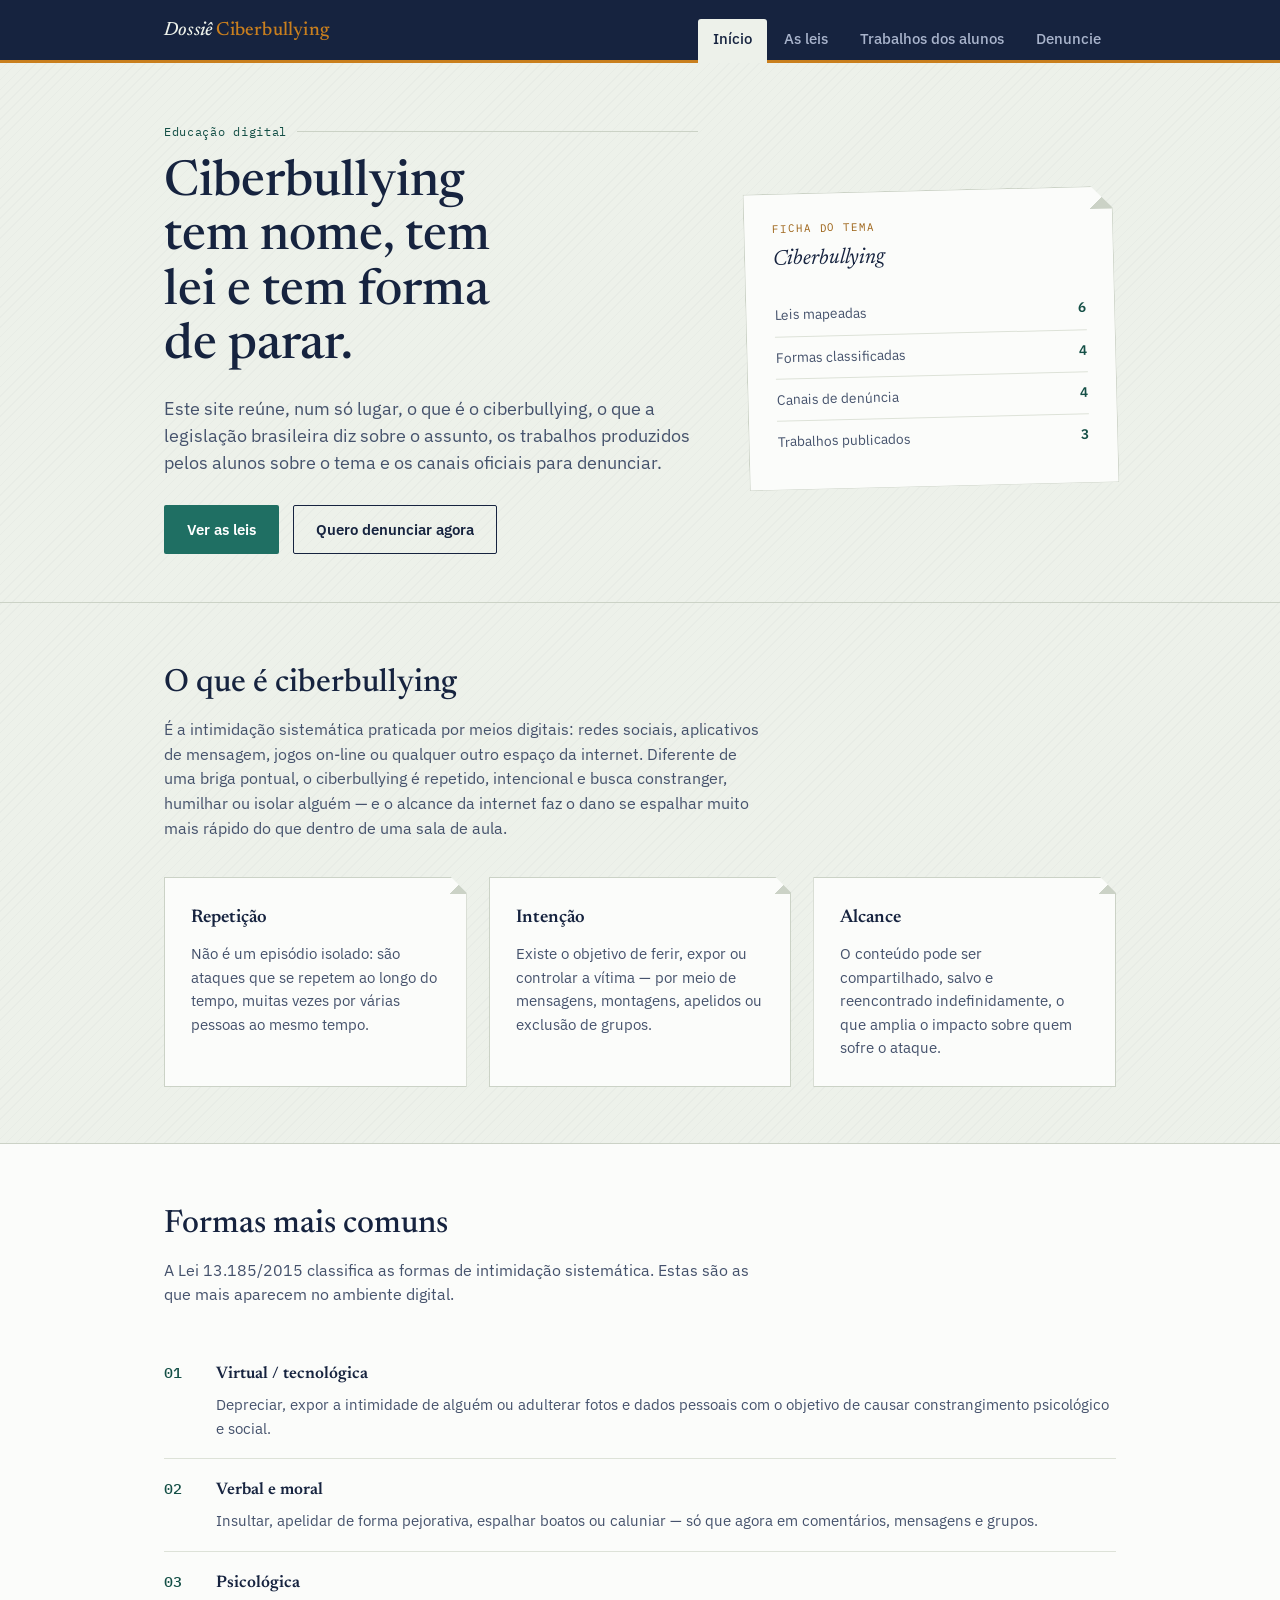
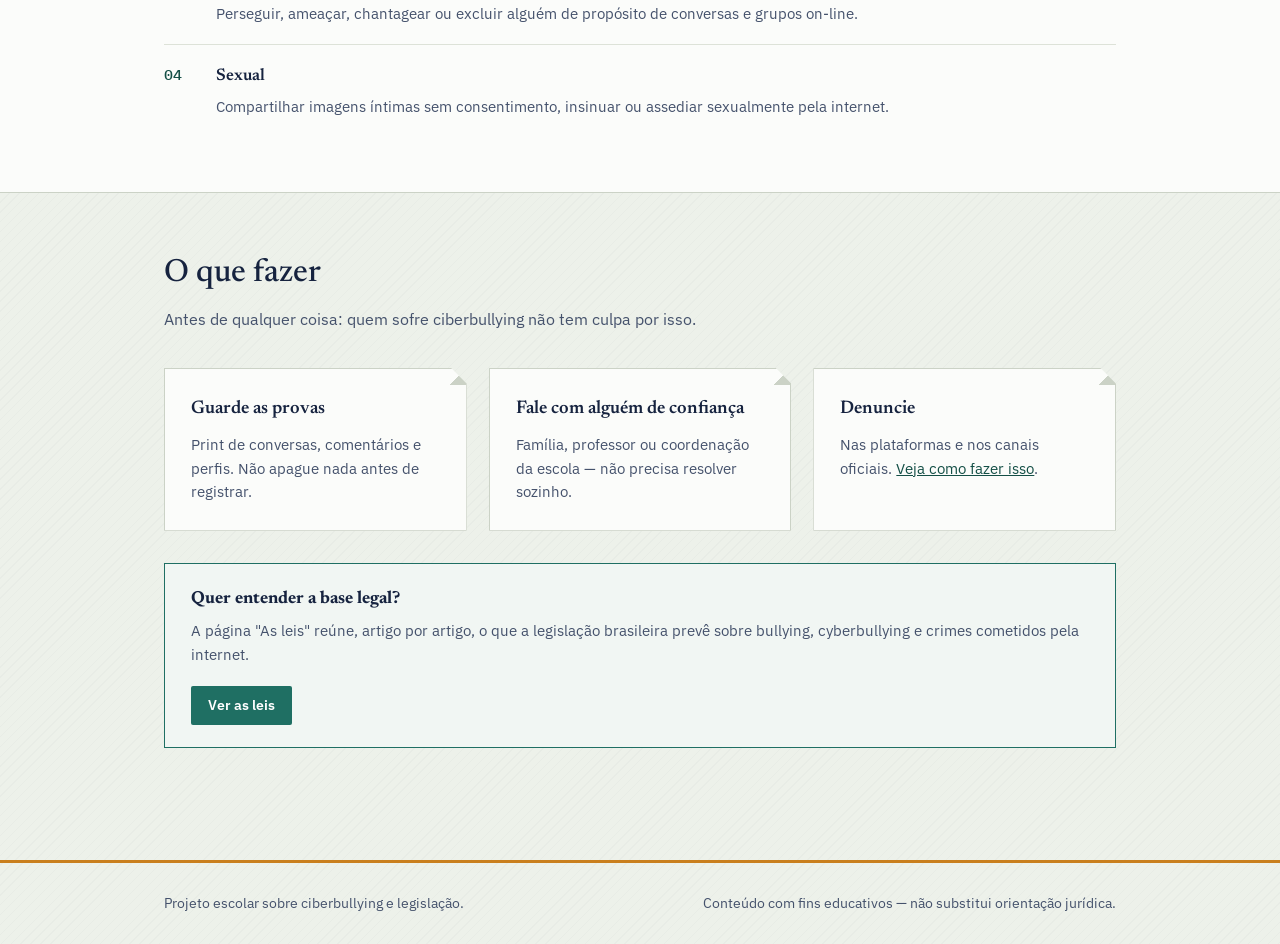
<file: index.html>
<!DOCTYPE html>
<html lang="pt-BR">
<head>
<meta charset="UTF-8">
<meta name="viewport" content="width=device-width, initial-scale=1.0">
<title>Ciberbullying: entenda, conheça a lei, denuncie</title>
<link rel="stylesheet" href="css/style.css">
</head>
<body>

<header class="site">
  <div class="nav-row">
    <a class="brand" href="index.html">Dossiê <span>Ciberbullying</span></a>
    <button class="menu-btn" aria-label="Abrir menu" aria-expanded="false"><span></span><span></span><span></span></button>
    <nav class="links">
      <a href="index.html" aria-current="page">Início</a>
      <a href="leis.html">As leis</a>
      <a href="trabalhos.html">Trabalhos dos alunos</a>
      <a href="denuncia.html">Denuncie</a>
    </nav>
  </div>
</header>

<section class="hero">
  <div class="wrap hero-split">
    <div>
      <p class="case-no">Educação digital</p>
      <h1>Ciberbullying tem nome, tem lei e tem forma de parar.</h1>
      <p class="lead">Este site reúne, num só lugar, o que é o ciberbullying, o que a legislação brasileira diz sobre o assunto, os trabalhos produzidos pelos alunos sobre o tema e os canais oficiais para denunciar.</p>
      <div class="hero-actions">
        <a class="btn btn-primary" href="leis.html">Ver as leis</a>
        <a class="btn btn-outline" href="denuncia.html">Quero denunciar agora</a>
      </div>
    </div>
    <div class="ficha">
      <p class="ficha-eyebrow">FICHA DO TEMA</p>
      <p class="ficha-title">Ciberbullying</p>
      <dl>
        <div class="row"><dt>Leis mapeadas</dt><dd>6</dd></div>
        <div class="row"><dt>Formas classificadas</dt><dd>4</dd></div>
        <div class="row"><dt>Canais de denúncia</dt><dd>4</dd></div>
        <div class="row"><dt>Trabalhos publicados</dt><dd>3</dd></div>
      </dl>
    </div>
  </div>
</section>

<section>
  <div class="wrap">
    <h2 class="section-title">O que é ciberbullying</h2>
    <p class="section-sub prose">É a intimidação sistemática praticada por meios digitais: redes sociais, aplicativos de mensagem, jogos on-line ou qualquer outro espaço da internet. Diferente de uma briga pontual, o ciberbullying é repetido, intencional e busca constranger, humilhar ou isolar alguém — e o alcance da internet faz o dano se espalhar muito mais rápido do que dentro de uma sala de aula.</p>

    <div class="grid-3">
      <div class="card">
        <h3>Repetição</h3>
        <p>Não é um episódio isolado: são ataques que se repetem ao longo do tempo, muitas vezes por várias pessoas ao mesmo tempo.</p>
      </div>
      <div class="card">
        <h3>Intenção</h3>
        <p>Existe o objetivo de ferir, expor ou controlar a vítima — por meio de mensagens, montagens, apelidos ou exclusão de grupos.</p>
      </div>
      <div class="card">
        <h3>Alcance</h3>
        <p>O conteúdo pode ser compartilhado, salvo e reencontrado indefinidamente, o que amplia o impacto sobre quem sofre o ataque.</p>
      </div>
    </div>
  </div>
</section>

<section class="alt">
  <div class="wrap">
    <h2 class="section-title">Formas mais comuns</h2>
    <p class="section-sub prose">A Lei 13.185/2015 classifica as formas de intimidação sistemática. Estas são as que mais aparecem no ambiente digital.</p>

    <ol class="numbered">
      <li>
        <h3>Virtual / tecnológica</h3>
        <p>Depreciar, expor a intimidade de alguém ou adulterar fotos e dados pessoais com o objetivo de causar constrangimento psicológico e social.</p>
      </li>
      <li>
        <h3>Verbal e moral</h3>
        <p>Insultar, apelidar de forma pejorativa, espalhar boatos ou caluniar — só que agora em comentários, mensagens e grupos.</p>
      </li>
      <li>
        <h3>Psicológica</h3>
        <p>Perseguir, ameaçar, chantagear ou excluir alguém de propósito de conversas e grupos on-line.</p>
      </li>
      <li>
        <h3>Sexual</h3>
        <p>Compartilhar imagens íntimas sem consentimento, insinuar ou assediar sexualmente pela internet.</p>
      </li>
    </ol>
  </div>
</section>

<section>
  <div class="wrap">
    <h2 class="section-title">O que fazer</h2>
    <p class="section-sub prose">Antes de qualquer coisa: quem sofre ciberbullying não tem culpa por isso.</p>

    <div class="grid-3">
      <div class="card">
        <h3>Guarde as provas</h3>
        <p>Print de conversas, comentários e perfis. Não apague nada antes de registrar.</p>
      </div>
      <div class="card">
        <h3>Fale com alguém de confiança</h3>
        <p>Família, professor ou coordenação da escola — não precisa resolver sozinho.</p>
      </div>
      <div class="card">
        <h3>Denuncie</h3>
        <p>Nas plataformas e nos canais oficiais. <a href="denuncia.html">Veja como fazer isso</a>.</p>
      </div>
    </div>

    <div class="callout">
      <div class="callout-text">
        <h3>Quer entender a base legal?</h3>
        <p>A página "As leis" reúne, artigo por artigo, o que a legislação brasileira prevê sobre bullying, cyberbullying e crimes cometidos pela internet.</p>
      </div>
      <a class="btn btn-primary btn-small" href="leis.html">Ver as leis</a>
    </div>
  </div>
</section>

<footer class="site">
  <div class="wrap">
    <p>Projeto escolar sobre ciberbullying e legislação.</p>
    <p>Conteúdo com fins educativos — não substitui orientação jurídica.</p>
  </div>
</footer>

<script src="js/script.js"></script>
</body>
</html>
</file>
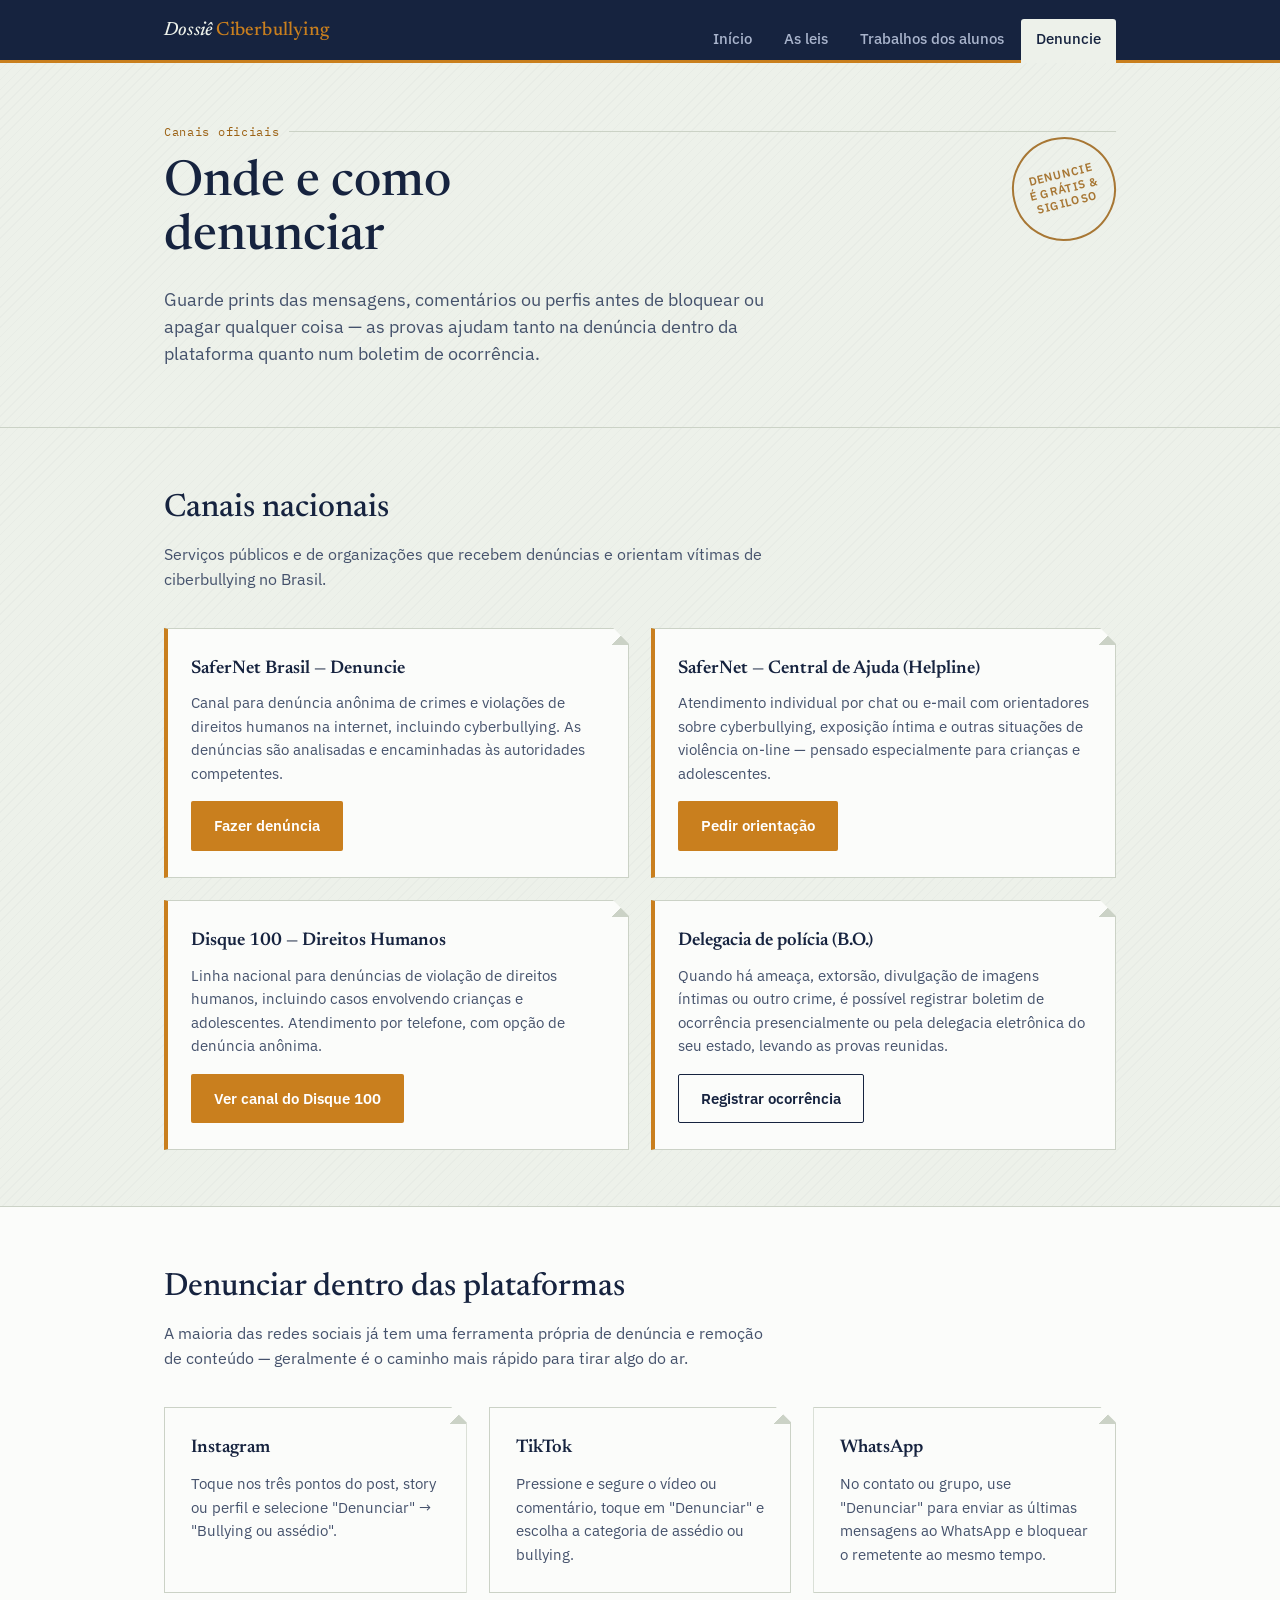
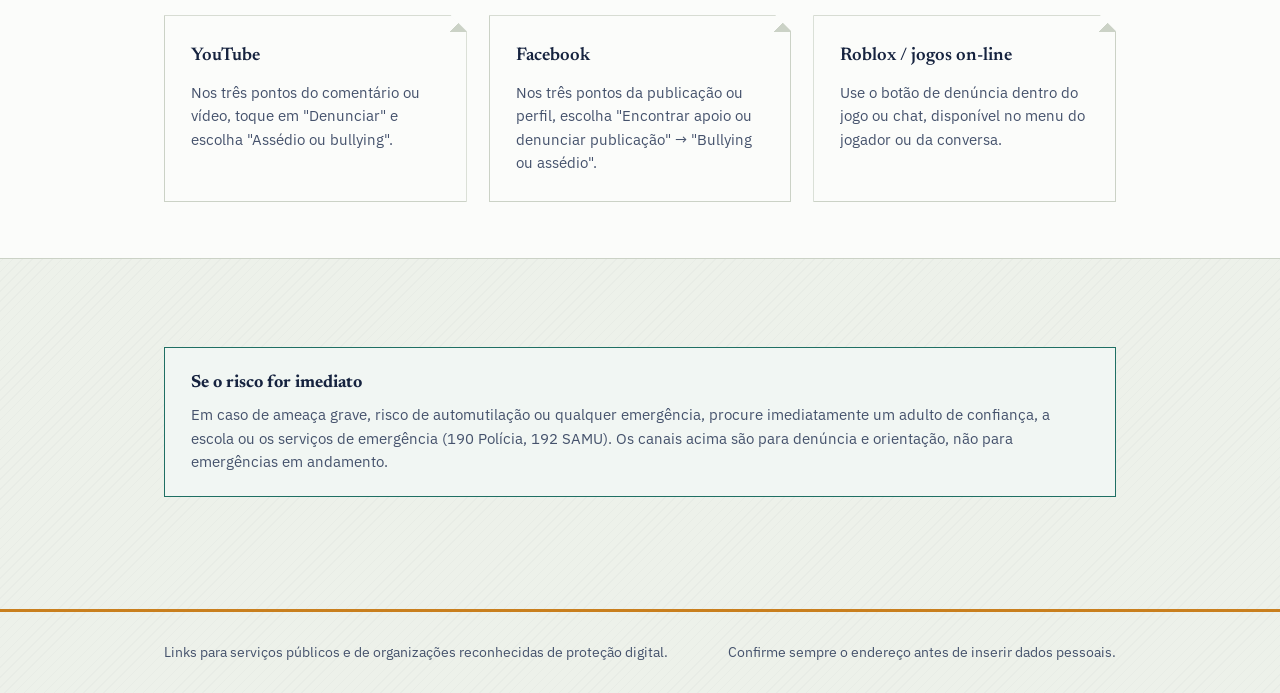
<file: denuncia.html>
<!DOCTYPE html>
<html lang="pt-BR">
<head>
<meta charset="UTF-8">
<meta name="viewport" content="width=device-width, initial-scale=1.0">
<title>Onde denunciar ciberbullying</title>
<link rel="stylesheet" href="css/style.css">
</head>
<body>

<header class="site">
  <div class="nav-row">
    <a class="brand" href="index.html">Dossiê <span>Ciberbullying</span></a>
    <button class="menu-btn" aria-label="Abrir menu" aria-expanded="false"><span></span><span></span><span></span></button>
    <nav class="links">
      <a href="index.html">Início</a>
      <a href="leis.html">As leis</a>
      <a href="trabalhos.html">Trabalhos dos alunos</a>
      <a href="denuncia.html" aria-current="page">Denuncie</a>
    </nav>
  </div>
</header>

<section class="hero" style="padding-bottom:32px; border-bottom:1px solid var(--line); position:relative;">
  <div class="wrap" style="position:relative;">
    <p class="case-no" style="color:var(--amber-deep);">Canais oficiais</p>
    <h1 style="max-width:14ch;">Onde e como denunciar</h1>
    <p class="lead">Guarde prints das mensagens, comentários ou perfis antes de bloquear ou apagar qualquer coisa — as provas ajudam tanto na denúncia dentro da plataforma quanto num boletim de ocorrência.</p>
    <div class="stamp">DENUNCIE<br>É GRÁTIS &amp; SIGILOSO</div>
  </div>
</section>

<section>
  <div class="wrap">
    <h2 class="section-title">Canais nacionais</h2>
    <p class="section-sub prose">Serviços públicos e de organizações que recebem denúncias e orientam vítimas de ciberbullying no Brasil.</p>

    <div class="grid-2">
      <div class="report-card">
        <h3>SaferNet Brasil — Denuncie</h3>
        <p>Canal para denúncia anônima de crimes e violações de direitos humanos na internet, incluindo cyberbullying. As denúncias são analisadas e encaminhadas às autoridades competentes.</p>
        <a class="btn btn-amber" href="https://new.safernet.org.br/denuncie" target="_blank" rel="noopener">Fazer denúncia</a>
      </div>

      <div class="report-card">
        <h3>SaferNet — Central de Ajuda (Helpline)</h3>
        <p>Atendimento individual por chat ou e-mail com orientadores sobre cyberbullying, exposição íntima e outras situações de violência on-line — pensado especialmente para crianças e adolescentes.</p>
        <a class="btn btn-amber" href="https://new.safernet.org.br/helpline" target="_blank" rel="noopener">Pedir orientação</a>
      </div>

      <div class="report-card">
        <h3>Disque 100 — Direitos Humanos</h3>
        <p>Linha nacional para denúncias de violação de direitos humanos, incluindo casos envolvendo crianças e adolescentes. Atendimento por telefone, com opção de denúncia anônima.</p>
        <a class="btn btn-amber" href="https://www.gov.br/pt-br/servicos/denunciar-violacao-de-direitos-humanos" target="_blank" rel="noopener">Ver canal do Disque 100</a>
      </div>

      <div class="report-card">
        <h3>Delegacia de polícia (B.O.)</h3>
        <p>Quando há ameaça, extorsão, divulgação de imagens íntimas ou outro crime, é possível registrar boletim de ocorrência presencialmente ou pela delegacia eletrônica do seu estado, levando as provas reunidas.</p>
        <a class="btn btn-outline" href="https://www.gov.br/pt-br/servicos/registrar-ocorrencia-policial-online" target="_blank" rel="noopener">Registrar ocorrência</a>
      </div>
    </div>
  </div>
</section>

<section class="alt">
  <div class="wrap">
    <h2 class="section-title">Denunciar dentro das plataformas</h2>
    <p class="section-sub prose">A maioria das redes sociais já tem uma ferramenta própria de denúncia e remoção de conteúdo — geralmente é o caminho mais rápido para tirar algo do ar.</p>

    <div class="grid-3">
      <div class="card">
        <h3>Instagram</h3>
        <p>Toque nos três pontos do post, story ou perfil e selecione "Denunciar" → "Bullying ou assédio".</p>
      </div>
      <div class="card">
        <h3>TikTok</h3>
        <p>Pressione e segure o vídeo ou comentário, toque em "Denunciar" e escolha a categoria de assédio ou bullying.</p>
      </div>
      <div class="card">
        <h3>WhatsApp</h3>
        <p>No contato ou grupo, use "Denunciar" para enviar as últimas mensagens ao WhatsApp e bloquear o remetente ao mesmo tempo.</p>
      </div>
      <div class="card">
        <h3>YouTube</h3>
        <p>Nos três pontos do comentário ou vídeo, toque em "Denunciar" e escolha "Assédio ou bullying".</p>
      </div>
      <div class="card">
        <h3>Facebook</h3>
        <p>Nos três pontos da publicação ou perfil, escolha "Encontrar apoio ou denunciar publicação" → "Bullying ou assédio".</p>
      </div>
      <div class="card">
        <h3>Roblox / jogos on-line</h3>
        <p>Use o botão de denúncia dentro do jogo ou chat, disponível no menu do jogador ou da conversa.</p>
      </div>
    </div>
  </div>
</section>

<section>
  <div class="wrap">
    <div class="callout">
      <div class="callout-text">
        <h3>Se o risco for imediato</h3>
        <p>Em caso de ameaça grave, risco de automutilação ou qualquer emergência, procure imediatamente um adulto de confiança, a escola ou os serviços de emergência (190 Polícia, 192 SAMU). Os canais acima são para denúncia e orientação, não para emergências em andamento.</p>
      </div>
    </div>
  </div>
</section>

<footer class="site">
  <div class="wrap">
    <p>Links para serviços públicos e de organizações reconhecidas de proteção digital.</p>
    <p>Confirme sempre o endereço antes de inserir dados pessoais.</p>
  </div>
</footer>

<script src="js/script.js"></script>
</body>
</html>
</file>
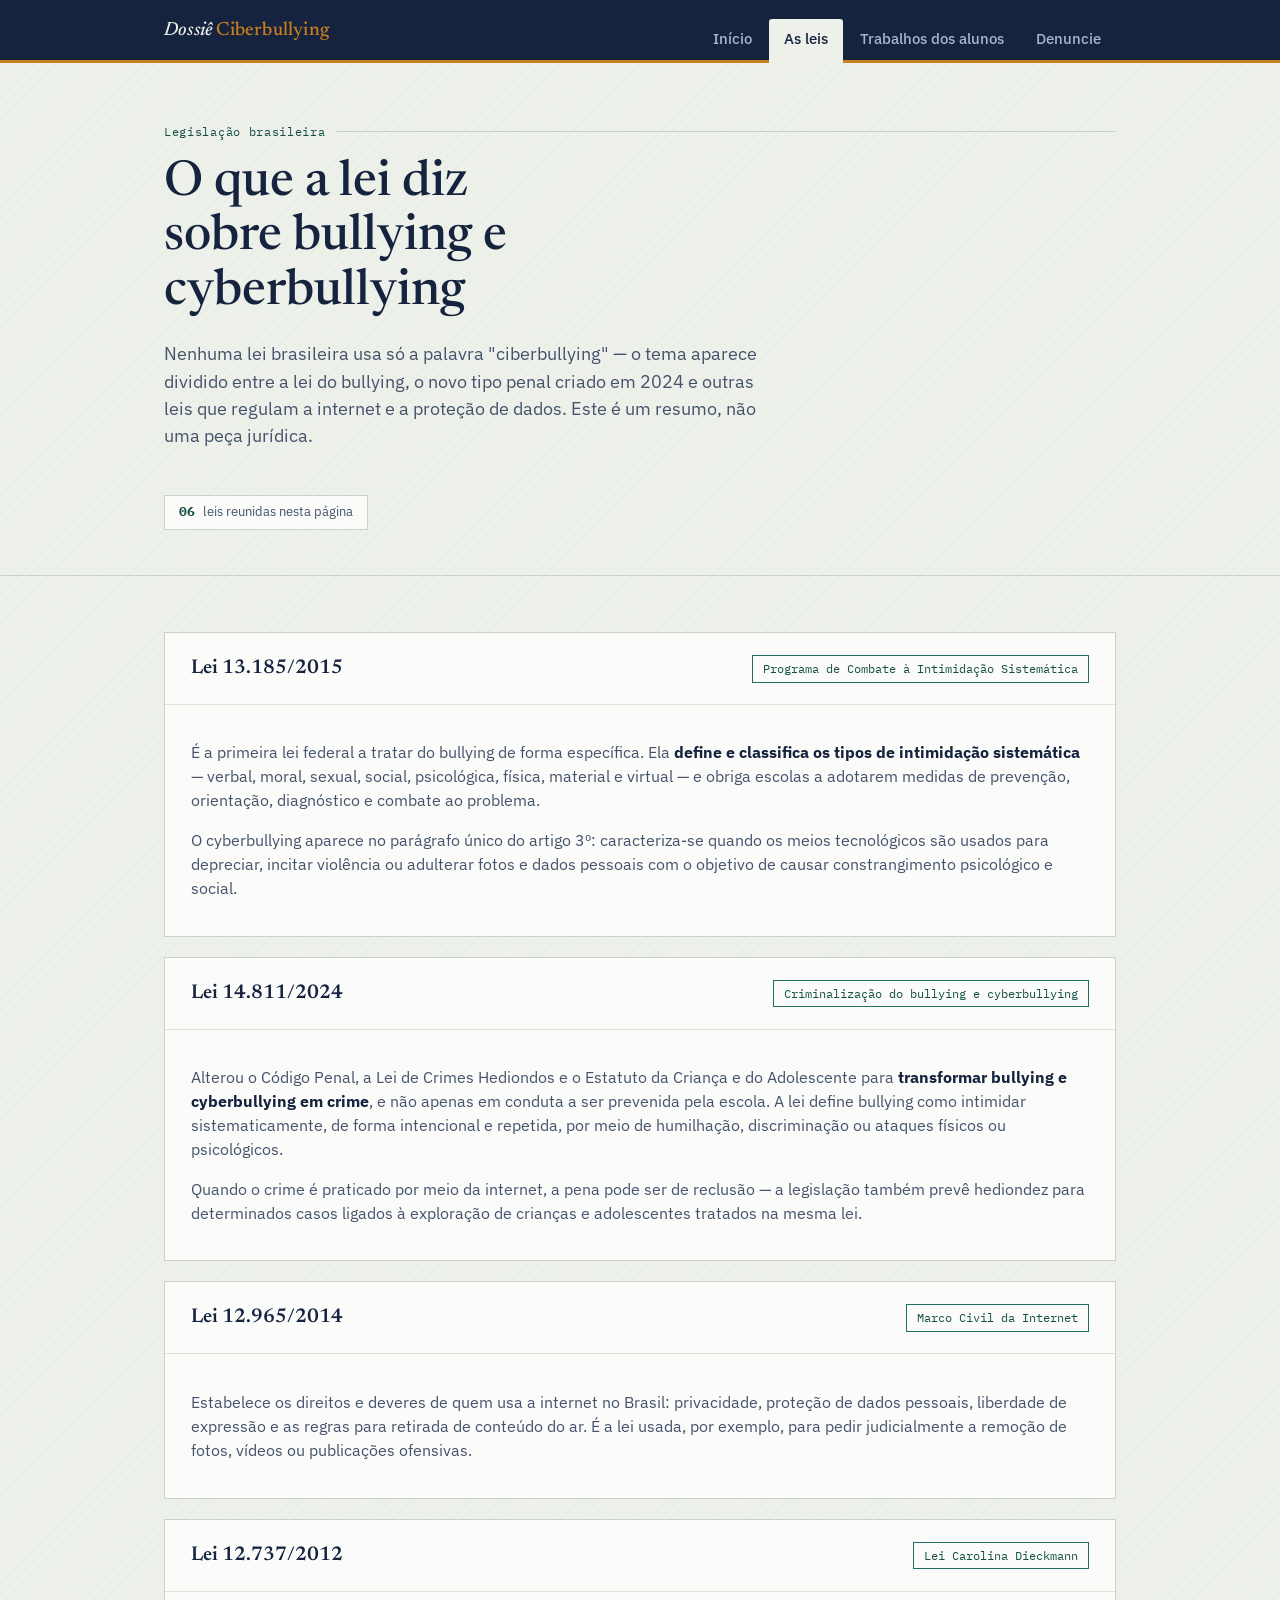
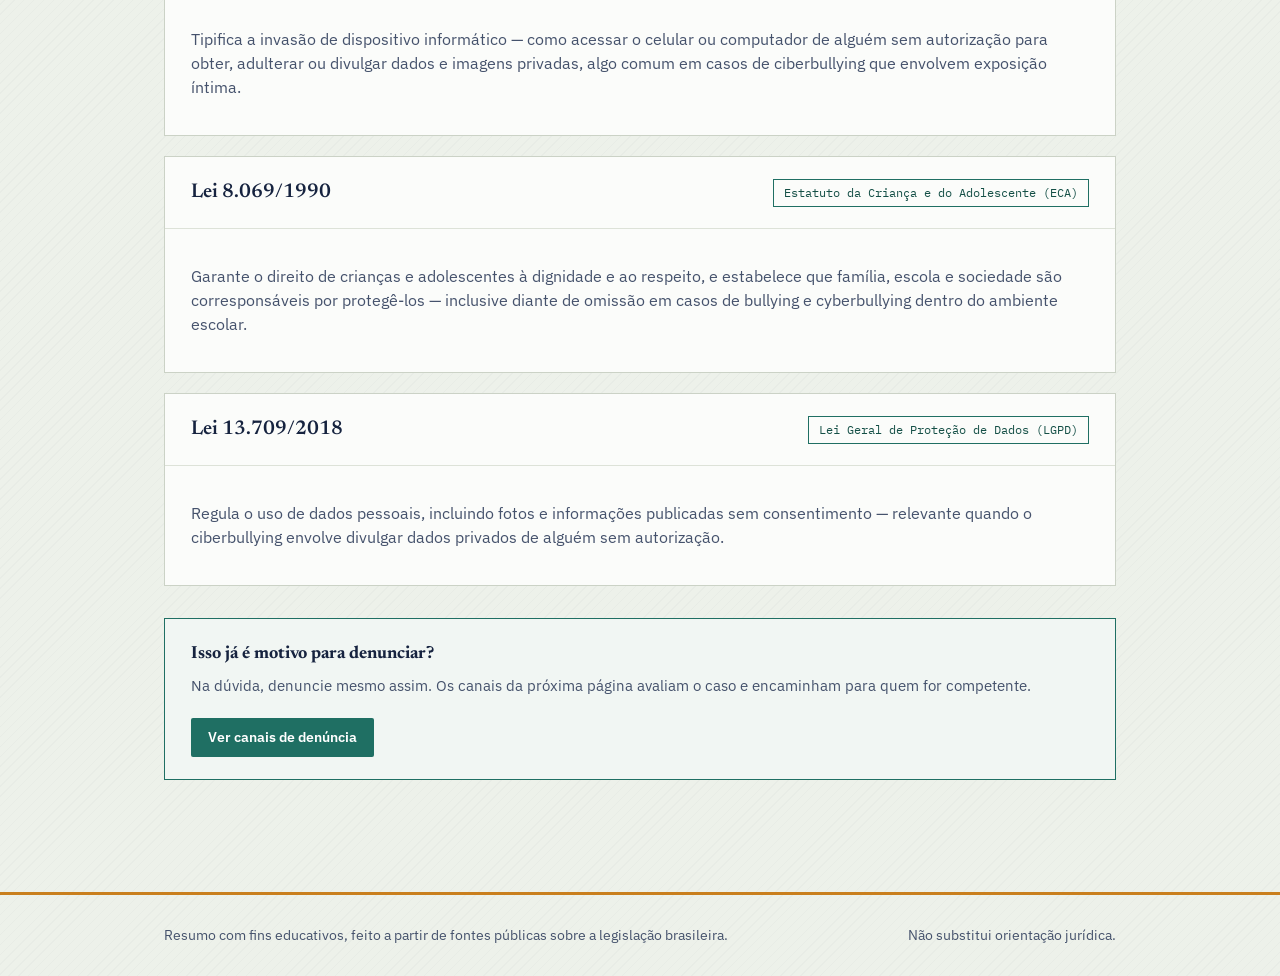
<file: leis.html>
<!DOCTYPE html>
<html lang="pt-BR">
<head>
<meta charset="UTF-8">
<meta name="viewport" content="width=device-width, initial-scale=1.0">
<title>As leis sobre ciberbullying no Brasil</title>
<link rel="stylesheet" href="css/style.css">
</head>
<body>

<header class="site">
  <div class="nav-row">
    <a class="brand" href="index.html">Dossiê <span>Ciberbullying</span></a>
    <button class="menu-btn" aria-label="Abrir menu" aria-expanded="false"><span></span><span></span><span></span></button>
    <nav class="links">
      <a href="index.html">Início</a>
      <a href="leis.html" aria-current="page">As leis</a>
      <a href="trabalhos.html">Trabalhos dos alunos</a>
      <a href="denuncia.html">Denuncie</a>
    </nav>
  </div>
</header>

<section class="hero" style="padding-bottom:32px;">
  <div class="wrap">
    <p class="case-no">Legislação brasileira</p>
    <h1 style="max-width:14ch;">O que a lei diz sobre bullying e cyberbullying</h1>
    <p class="lead">Nenhuma lei brasileira usa só a palavra "ciberbullying" — o tema aparece dividido entre a lei do bullying, o novo tipo penal criado em 2024 e outras leis que regulam a internet e a proteção de dados. Este é um resumo, não uma peça jurídica.</p>
    <p class="page-badge"><strong>06</strong> leis reunidas nesta página</p>
  </div>
</section>

<section>
  <div class="wrap">

    <div class="law-block">
      <div class="law-head">
        <h3>Lei 13.185/2015</h3>
        <span class="law-tag">Programa de Combate à Intimidação Sistemática</span>
      </div>
      <div class="law-body">
        <p>É a primeira lei federal a tratar do bullying de forma específica. Ela <strong>define e classifica os tipos de intimidação sistemática</strong> — verbal, moral, sexual, social, psicológica, física, material e virtual — e obriga escolas a adotarem medidas de prevenção, orientação, diagnóstico e combate ao problema.</p>
        <p>O cyberbullying aparece no parágrafo único do artigo 3º: caracteriza-se quando os meios tecnológicos são usados para depreciar, incitar violência ou adulterar fotos e dados pessoais com o objetivo de causar constrangimento psicológico e social.</p>
      </div>
    </div>

    <div class="law-block">
      <div class="law-head">
        <h3>Lei 14.811/2024</h3>
        <span class="law-tag">Criminalização do bullying e cyberbullying</span>
      </div>
      <div class="law-body">
        <p>Alterou o Código Penal, a Lei de Crimes Hediondos e o Estatuto da Criança e do Adolescente para <strong>transformar bullying e cyberbullying em crime</strong>, e não apenas em conduta a ser prevenida pela escola. A lei define bullying como intimidar sistematicamente, de forma intencional e repetida, por meio de humilhação, discriminação ou ataques físicos ou psicológicos.</p>
        <p>Quando o crime é praticado por meio da internet, a pena pode ser de reclusão — a legislação também prevê hediondez para determinados casos ligados à exploração de crianças e adolescentes tratados na mesma lei.</p>
      </div>
    </div>

    <div class="law-block">
      <div class="law-head">
        <h3>Lei 12.965/2014</h3>
        <span class="law-tag">Marco Civil da Internet</span>
      </div>
      <div class="law-body">
        <p>Estabelece os direitos e deveres de quem usa a internet no Brasil: privacidade, proteção de dados pessoais, liberdade de expressão e as regras para retirada de conteúdo do ar. É a lei usada, por exemplo, para pedir judicialmente a remoção de fotos, vídeos ou publicações ofensivas.</p>
      </div>
    </div>

    <div class="law-block">
      <div class="law-head">
        <h3>Lei 12.737/2012</h3>
        <span class="law-tag">Lei Carolina Dieckmann</span>
      </div>
      <div class="law-body">
        <p>Tipifica a invasão de dispositivo informático — como acessar o celular ou computador de alguém sem autorização para obter, adulterar ou divulgar dados e imagens privadas, algo comum em casos de ciberbullying que envolvem exposição íntima.</p>
      </div>
    </div>

    <div class="law-block">
      <div class="law-head">
        <h3>Lei 8.069/1990</h3>
        <span class="law-tag">Estatuto da Criança e do Adolescente (ECA)</span>
      </div>
      <div class="law-body">
        <p>Garante o direito de crianças e adolescentes à dignidade e ao respeito, e estabelece que família, escola e sociedade são corresponsáveis por protegê-los — inclusive diante de omissão em casos de bullying e cyberbullying dentro do ambiente escolar.</p>
      </div>
    </div>

    <div class="law-block">
      <div class="law-head">
        <h3>Lei 13.709/2018</h3>
        <span class="law-tag">Lei Geral de Proteção de Dados (LGPD)</span>
      </div>
      <div class="law-body">
        <p>Regula o uso de dados pessoais, incluindo fotos e informações publicadas sem consentimento — relevante quando o ciberbullying envolve divulgar dados privados de alguém sem autorização.</p>
      </div>
    </div>

    <div class="callout">
      <div class="callout-text">
        <h3>Isso já é motivo para denunciar?</h3>
        <p>Na dúvida, denuncie mesmo assim. Os canais da próxima página avaliam o caso e encaminham para quem for competente.</p>
      </div>
      <a class="btn btn-primary btn-small" href="denuncia.html">Ver canais de denúncia</a>
    </div>

  </div>
</section>

<footer class="site">
  <div class="wrap">
    <p>Resumo com fins educativos, feito a partir de fontes públicas sobre a legislação brasileira.</p>
    <p>Não substitui orientação jurídica.</p>
  </div>
</footer>

<script src="js/script.js"></script>
</body>
</html>
</file>
<file: css/style.css>
@import url('https://fonts.googleapis.com/css2?family=Newsreader:ital,opsz,wght@0,6..72,400;0,6..72,500;0,6..72,600;1,6..72,500;1,6..72,600&family=IBM+Plex+Sans:wght@400;500;600&family=IBM+Plex+Mono:wght@500&display=swap');

:root{
  --ink: #16233F;
  --ink-soft: #45526C;
  --paper: #EDF1EA;
  --card: #FBFCFA;
  --teal: #1F6F63;
  --teal-deep: #144F46;
  --amber: #C97F1E;
  --amber-deep: #9C6215;
  --line: #CBD2C6;
  --line-soft: #DDE2D8;
  --serif: 'Newsreader', Georgia, serif;
  --sans: 'IBM Plex Sans', -apple-system, sans-serif;
  --mono: 'IBM Plex Mono', monospace;
}

*{ box-sizing: border-box; }
html{ scroll-behavior: smooth; }
body{
  margin:0;
  background-color:var(--paper);
  background-image: repeating-linear-gradient(135deg, rgba(22,35,63,.025) 0px, rgba(22,35,63,.025) 1px, transparent 1px, transparent 7px);
  color:var(--ink);
  font-family:var(--sans);
  line-height:1.55;
  -webkit-font-smoothing:antialiased;
}
a{ color:var(--teal-deep); }
a:focus-visible, button:focus-visible{ outline:3px solid var(--amber); outline-offset:2px; }

.wrap{ max-width:1000px; margin:0 auto; padding:0 24px; }
.prose{ max-width:680px; }

/* ---------- header / nav: dark bar with amber baseline + punched-through tab ---------- */
header.site{
  background:var(--ink);
  border-bottom:3px solid var(--amber);
  position:sticky; top:0; z-index:20;
}
.nav-row{
  display:flex; align-items:flex-end; justify-content:space-between;
  padding:16px 24px 0; max-width:1000px; margin:0 auto;
}
.brand{
  font-family:var(--serif); font-style:italic; font-weight:500;
  font-size:1.2rem; color:var(--paper); text-decoration:none;
  letter-spacing:.2px; padding-bottom:14px;
}
.brand span{ color:var(--amber); font-style:normal; }
nav.links{ display:flex; gap:2px; align-items:flex-end; }
nav.links a{
  color:#A9B4CC; text-decoration:none; font-size:.92rem; font-weight:500;
  padding:9px 15px; border-radius:3px 3px 0 0;
}
nav.links a:hover{ color:#fff; }
nav.links a[aria-current="page"]{
  color:var(--ink); background:var(--paper);
  margin-bottom:-3px; padding-bottom:12px;
}
.menu-btn{
  display:none; background:none; border:1px solid #4A567A; border-radius:6px;
  width:40px; height:36px; cursor:pointer; margin-bottom:8px;
}
.menu-btn span{ display:block; width:18px; height:2px; background:var(--paper); margin:4px auto; }

@media (max-width:720px){
  .nav-row{ align-items:center; padding:16px 24px; position:relative; }
  .brand{ padding-bottom:0; }
  nav.links{
    position:absolute; top:100%; left:0; right:0; background:var(--ink);
    flex-direction:column; gap:0; border-bottom:3px solid var(--amber);
    max-height:0; overflow:hidden; transition:max-height .25s ease;
  }
  nav.links.open{ max-height:320px; }
  nav.links a{ padding:14px 24px; border-bottom:1px solid #2A3A5C; border-radius:0; }
  nav.links a[aria-current="page"]{ margin-bottom:0; }
  .menu-btn{ display:block; }
}

/* ---------- hero ---------- */
.hero{ padding:60px 0 48px; border-bottom:1px solid var(--line); }
.hero .wrap.hero-split{
  display:grid; grid-template-columns:1.3fr 0.9fr; gap:48px; align-items:center;
}
@media (max-width:800px){ .hero .wrap.hero-split{ grid-template-columns:1fr; } }

.case-no{
  font-family:var(--mono); font-size:.72rem; letter-spacing:.06em;
  color:var(--teal-deep); margin:0 0 16px; display:flex; align-items:center; gap:10px;
}
.case-no::after{ content:""; height:1px; background:var(--line); flex:1; }
.hero h1{
  font-family:var(--serif); font-weight:500; font-size:clamp(2.1rem,4.6vw,3.1rem);
  line-height:1.1; margin:0 0 20px; max-width:12ch;
}
.hero p.lead{ font-size:1.1rem; color:var(--ink-soft); max-width:56ch; margin:0 0 28px; }
.hero-actions{ display:flex; gap:14px; flex-wrap:wrap; }

/* ficha / index-card hero visual (signature element, homepage only) */
.ficha{
  background:var(--card); border:1px solid var(--line); padding:26px 28px;
  position:relative; transform:rotate(-1.4deg); transition:transform .25s ease;
  clip-path: polygon(0 0, calc(100% - 22px) 0, 100% 22px, 100% 100%, 0 100%);
}
.ficha:hover{ transform:rotate(0deg); }
.ficha::before{
  content:""; position:absolute; top:0; right:0; width:22px; height:22px;
  background:linear-gradient(135deg, transparent 50%, var(--line) 50%);
}
.ficha .ficha-eyebrow{ font-family:var(--mono); font-size:.68rem; letter-spacing:.08em; color:var(--amber-deep); margin:0 0 6px; }
.ficha .ficha-title{ font-family:var(--serif); font-style:italic; font-size:1.35rem; margin:0 0 18px; }
.ficha dl{ margin:0; }
.ficha .row{ display:flex; justify-content:space-between; gap:12px; padding:10px 0; border-top:1px solid var(--line-soft); }
.ficha .row:first-of-type{ border-top:none; }
.ficha .row dt{ color:var(--ink-soft); font-size:.86rem; }
.ficha .row dd{ margin:0; font-weight:600; color:var(--teal-deep); font-size:.86rem; }

/* small page badges (used once per non-home page, each different) */
.page-badge{
  display:inline-flex; align-items:center; gap:8px; font-size:.82rem;
  color:var(--ink-soft); border:1px solid var(--line); background:var(--card);
  padding:6px 14px; margin-top:18px;
}
.page-badge strong{ color:var(--teal-deep); font-family:var(--mono); }

.stamp{
  position:absolute; top:14px; right:24px; width:104px; height:104px;
  border:2.5px solid var(--amber-deep); border-radius:50%;
  display:flex; align-items:center; justify-content:center; text-align:center;
  transform:rotate(-14deg); color:var(--amber-deep); font-family:var(--sans);
  font-weight:600; font-size:.72rem; letter-spacing:.05em; line-height:1.25;
  opacity:.85;
}
@media (max-width:800px){ .stamp{ display:none; } }

.btn{
  display:inline-block; padding:12px 22px; border-radius:2px;
  text-decoration:none; font-weight:600; font-size:.95rem;
  border:1px solid transparent; cursor:pointer;
}
.btn-primary{ background:var(--teal); color:#fff; }
.btn-primary:hover{ background:var(--teal-deep); }
.btn-outline{ background:transparent; color:var(--ink); border-color:var(--ink); }
.btn-outline:hover{ background:var(--ink); color:#fff; }
.btn-amber{ background:var(--amber); color:#fff; }
.btn-amber:hover{ background:var(--amber-deep); }
.btn-small{ padding:8px 16px; font-size:.85rem; }

/* ---------- generic sections ---------- */
section{ padding:56px 0; }
section.alt{ background:var(--card); border-top:1px solid var(--line); border-bottom:1px solid var(--line); }
h2.section-title{
  font-family:var(--serif); font-weight:500; font-size:clamp(1.5rem,3vw,2rem);
  margin:0 0 8px;
}
p.section-sub{ color:var(--ink-soft); max-width:60ch; margin:0 0 36px; }

.grid-3{ display:grid; grid-template-columns:repeat(3,1fr); gap:22px; }
.grid-2{ display:grid; grid-template-columns:repeat(2,1fr); gap:22px; }
@media (max-width:800px){ .grid-3, .grid-2{ grid-template-columns:1fr; } }

/* file-card treatment: shared folded-corner notch across .card / .report-card / .work-card */
.card, .report-card, .work-card{
  position:relative; background:var(--card); border:1px solid var(--line); padding:26px;
  clip-path: polygon(0 0, calc(100% - 16px) 0, 100% 16px, 100% 100%, 0 100%);
}
.card::before, .report-card::before, .work-card::before{
  content:""; position:absolute; top:0; right:0; width:16px; height:16px;
  background:linear-gradient(135deg, transparent 50%, var(--line) 50%);
}
.card h3{ font-family:var(--serif); font-weight:600; font-size:1.15rem; margin:0 0 10px; }
.card p{ color:var(--ink-soft); font-size:.95rem; margin:0; }

/* numbered list used only for genuine sequences (law articles, steps) */
ol.numbered{ list-style:none; margin:0; padding:0; counter-reset:item; }
ol.numbered li{
  counter-increment:item; position:relative; padding:18px 0 18px 52px;
  border-top:1px solid var(--line-soft);
}
ol.numbered li:first-child{ border-top:none; }
ol.numbered li::before{
  content: counter(item, decimal-leading-zero);
  position:absolute; left:0; top:18px; font-family:var(--mono);
  font-size:.95rem; color:var(--teal-deep); font-weight:500;
}
ol.numbered h3{ font-family:var(--serif); font-weight:600; font-size:1.05rem; margin:0 0 6px; }
ol.numbered p{ color:var(--ink-soft); margin:0; font-size:.95rem; }

/* law article block */
.law-block{ border:1px solid var(--line); background:var(--card); margin-bottom:20px; }
.law-block .law-head{
  display:flex; justify-content:space-between; align-items:baseline; gap:16px;
  padding:20px 26px; border-bottom:1px solid var(--line-soft); flex-wrap:wrap;
}
.law-block h3{ font-family:var(--serif); font-weight:600; font-size:1.25rem; margin:0; }
.law-block .law-tag{
  font-family:var(--mono); font-size:.72rem; color:var(--teal-deep); border:1px solid var(--teal);
  padding:4px 10px; white-space:nowrap;
}
.law-block .law-body{ padding:20px 26px; color:var(--ink-soft); font-size:.97rem; }
.law-block .law-body strong{ color:var(--ink); }

/* report cards */
.report-card{ border-left:4px solid var(--amber); padding-left:23px; }
.report-card h3{ font-family:var(--serif); font-weight:600; font-size:1.15rem; margin:0 0 8px; }
.report-card p{ color:var(--ink-soft); font-size:.95rem; margin:0 0 16px; }

/* student work cards */
.work-card{ display:flex; flex-direction:column; gap:10px; }
.work-card .tag{ font-family:var(--mono); font-size:.7rem; color:var(--ink-soft); letter-spacing:.03em; }
.work-head{ display:flex; align-items:center; gap:9px; }
.work-icon{ width: 45px; height: 45px; flex-shrink:0; color:var(--teal-deep); }
img.work-icon{ object-fit:cover; border-radius:50%; border:1px solid var(--line); }
.work-card.pending .work-icon{ color:var(--amber-deep); }
.work-card h3{ font-family:var(--serif); font-weight:600; font-size:1.1rem; margin:0; }
.work-card p{ color:var(--ink-soft); font-size:.9rem; margin:0; flex-grow:1; }
.work-note{
  border:1px dashed var(--line); padding:18px 22px; color:var(--ink-soft);
  font-size:.9rem; margin-top:8px; background:transparent;
}

.callout{
  border:1px solid var(--teal); background:#F1F6F3; padding:22px 26px; margin:32px 0;
  display:flex; justify-content:space-between; align-items:center; gap:20px; flex-wrap:wrap;
}
.callout-text h3{ font-family:var(--serif); margin:0 0 6px; font-size:1.1rem; }
.callout-text p{ margin:0; color:var(--ink-soft); font-size:.95rem; }

footer.site{ border-top:3px solid var(--amber); padding:30px 0; margin-top:24px; }
footer.site .wrap{ display:flex; justify-content:space-between; flex-wrap:wrap; gap:12px; }
footer.site p{ color:var(--ink-soft); font-size:.85rem; margin:0; }
</file>
